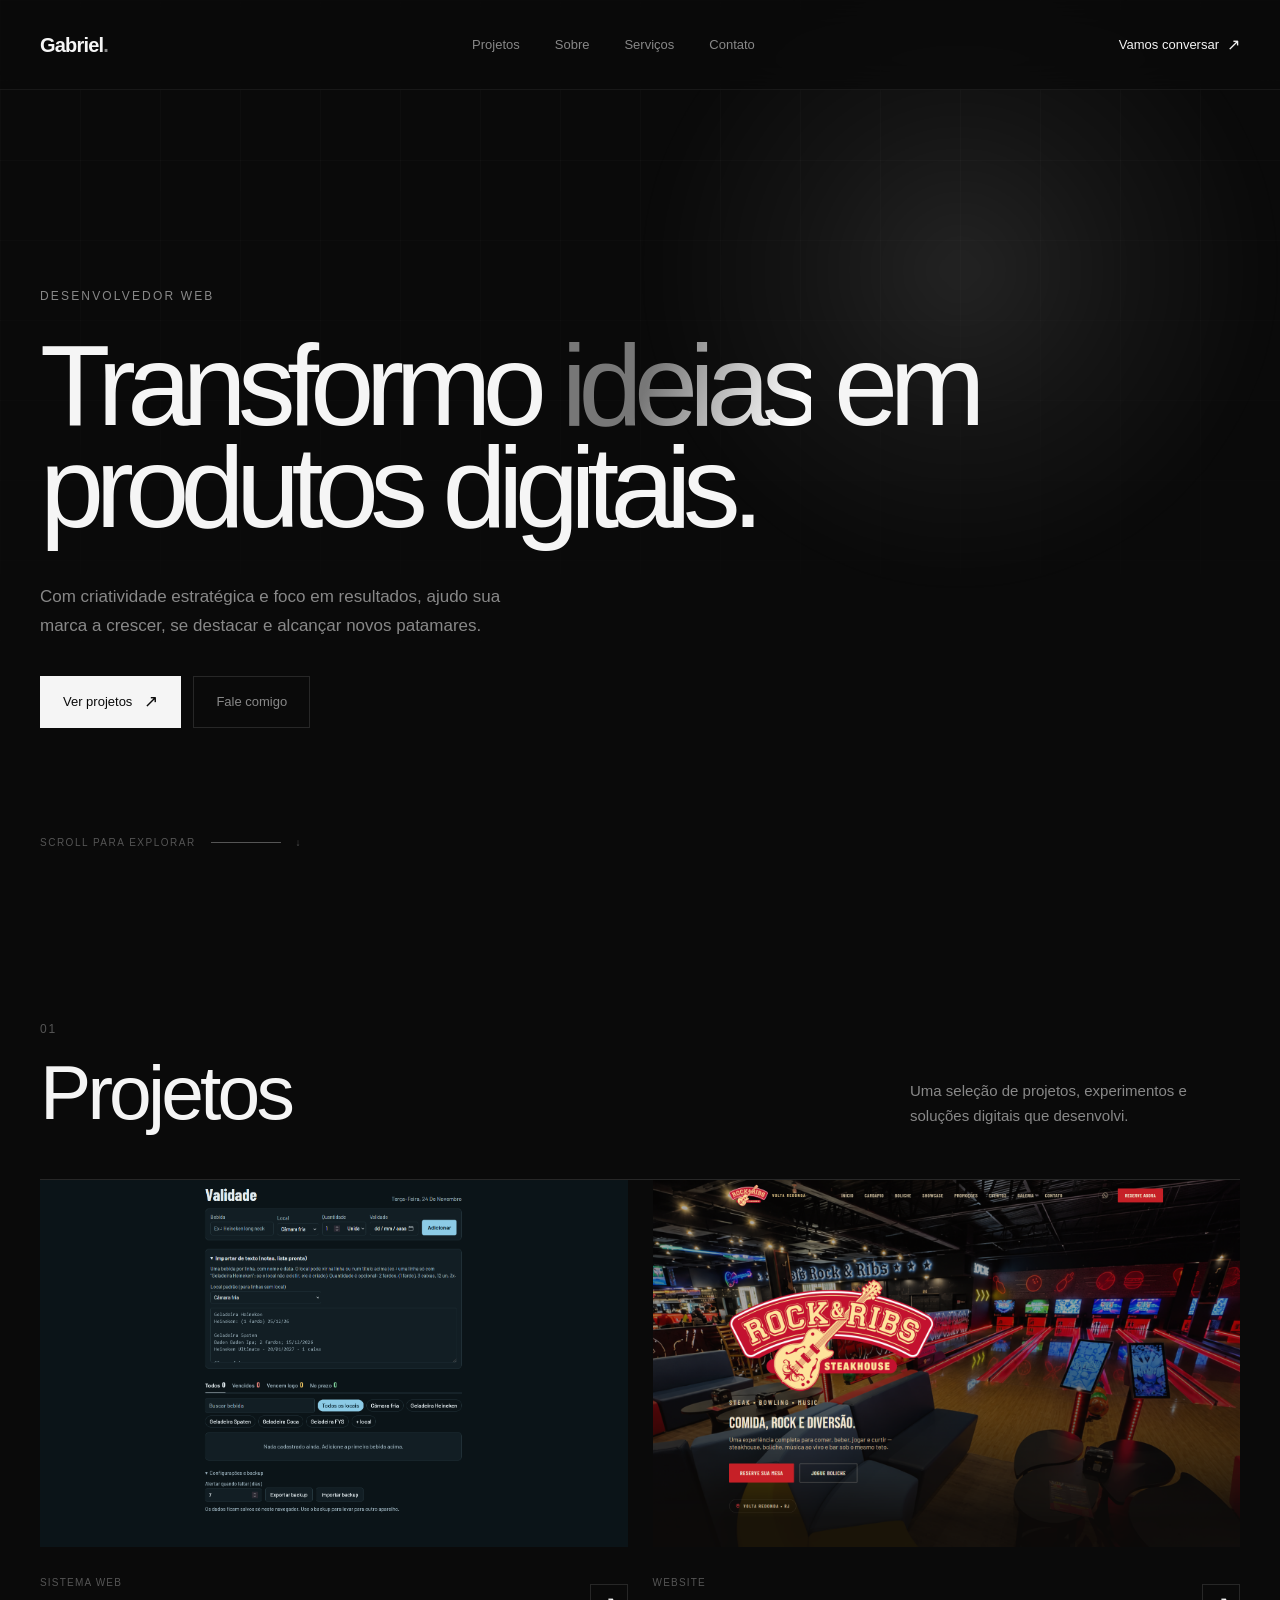
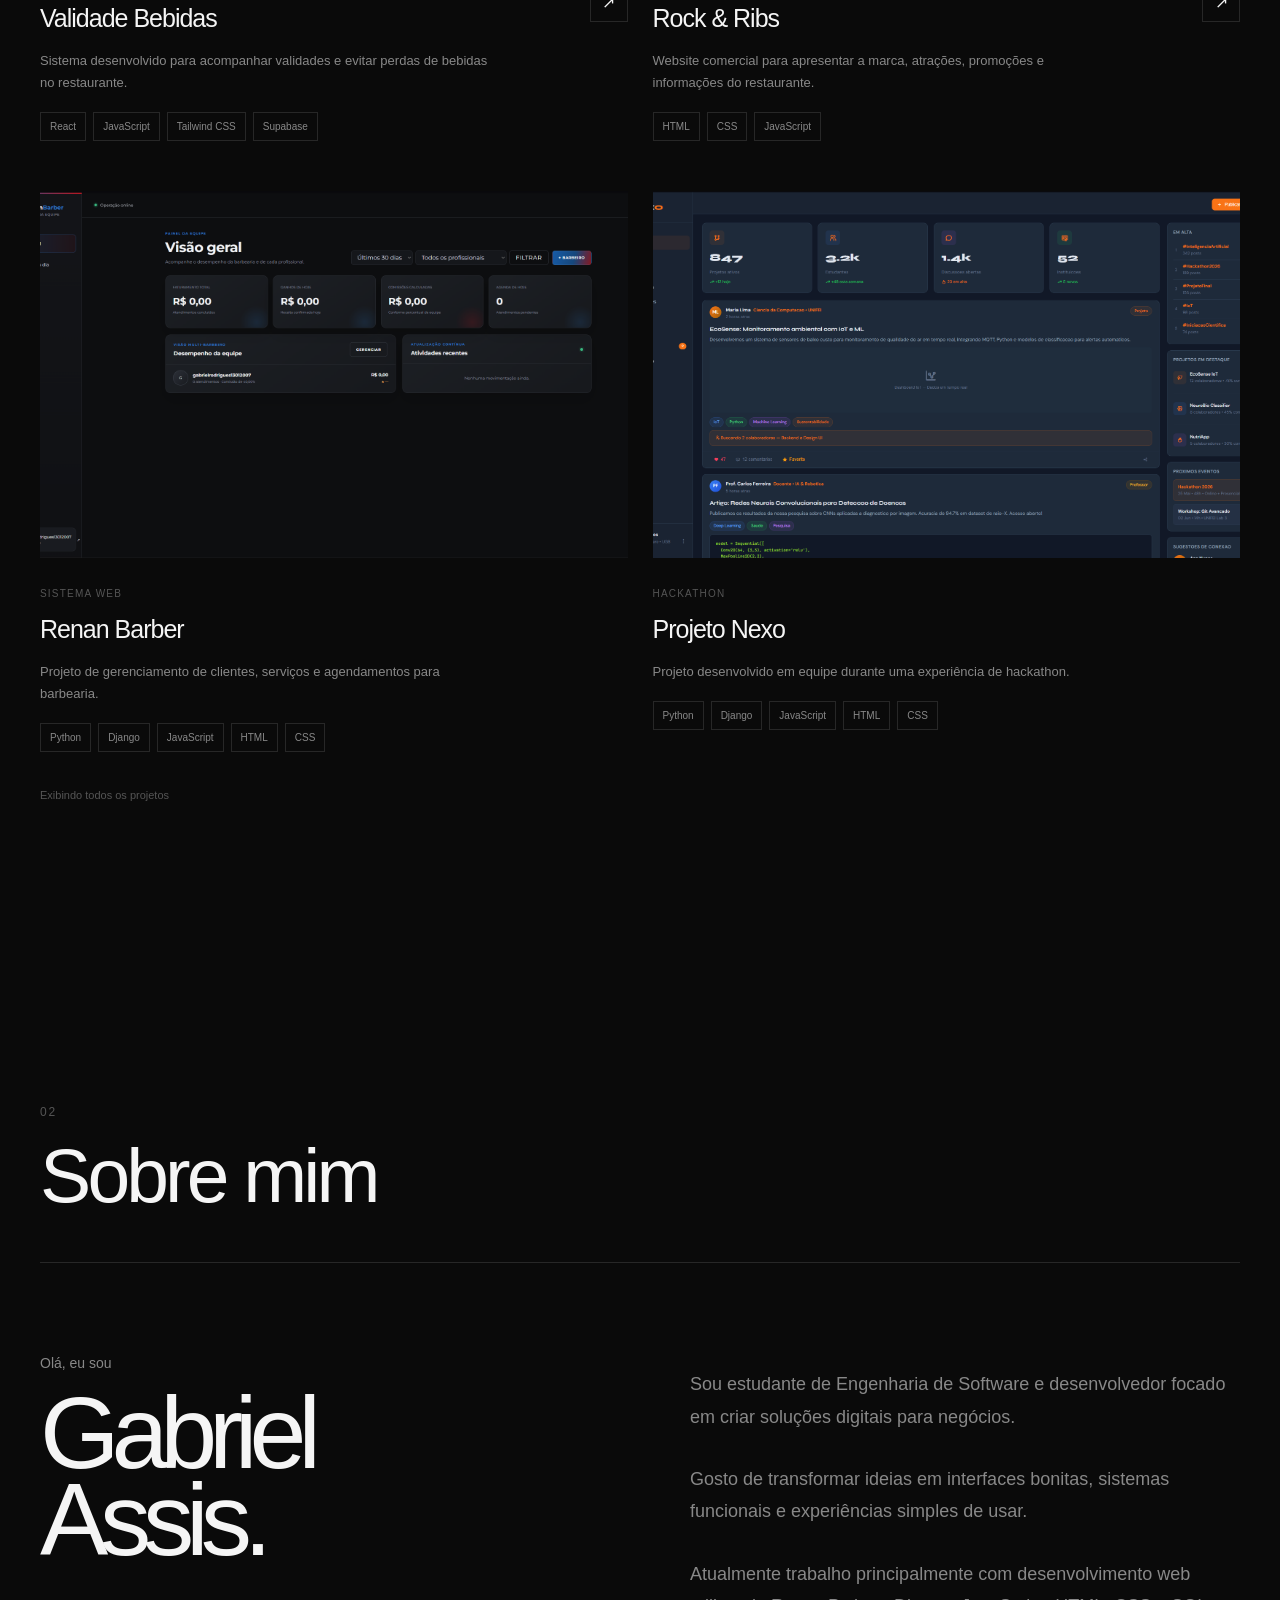
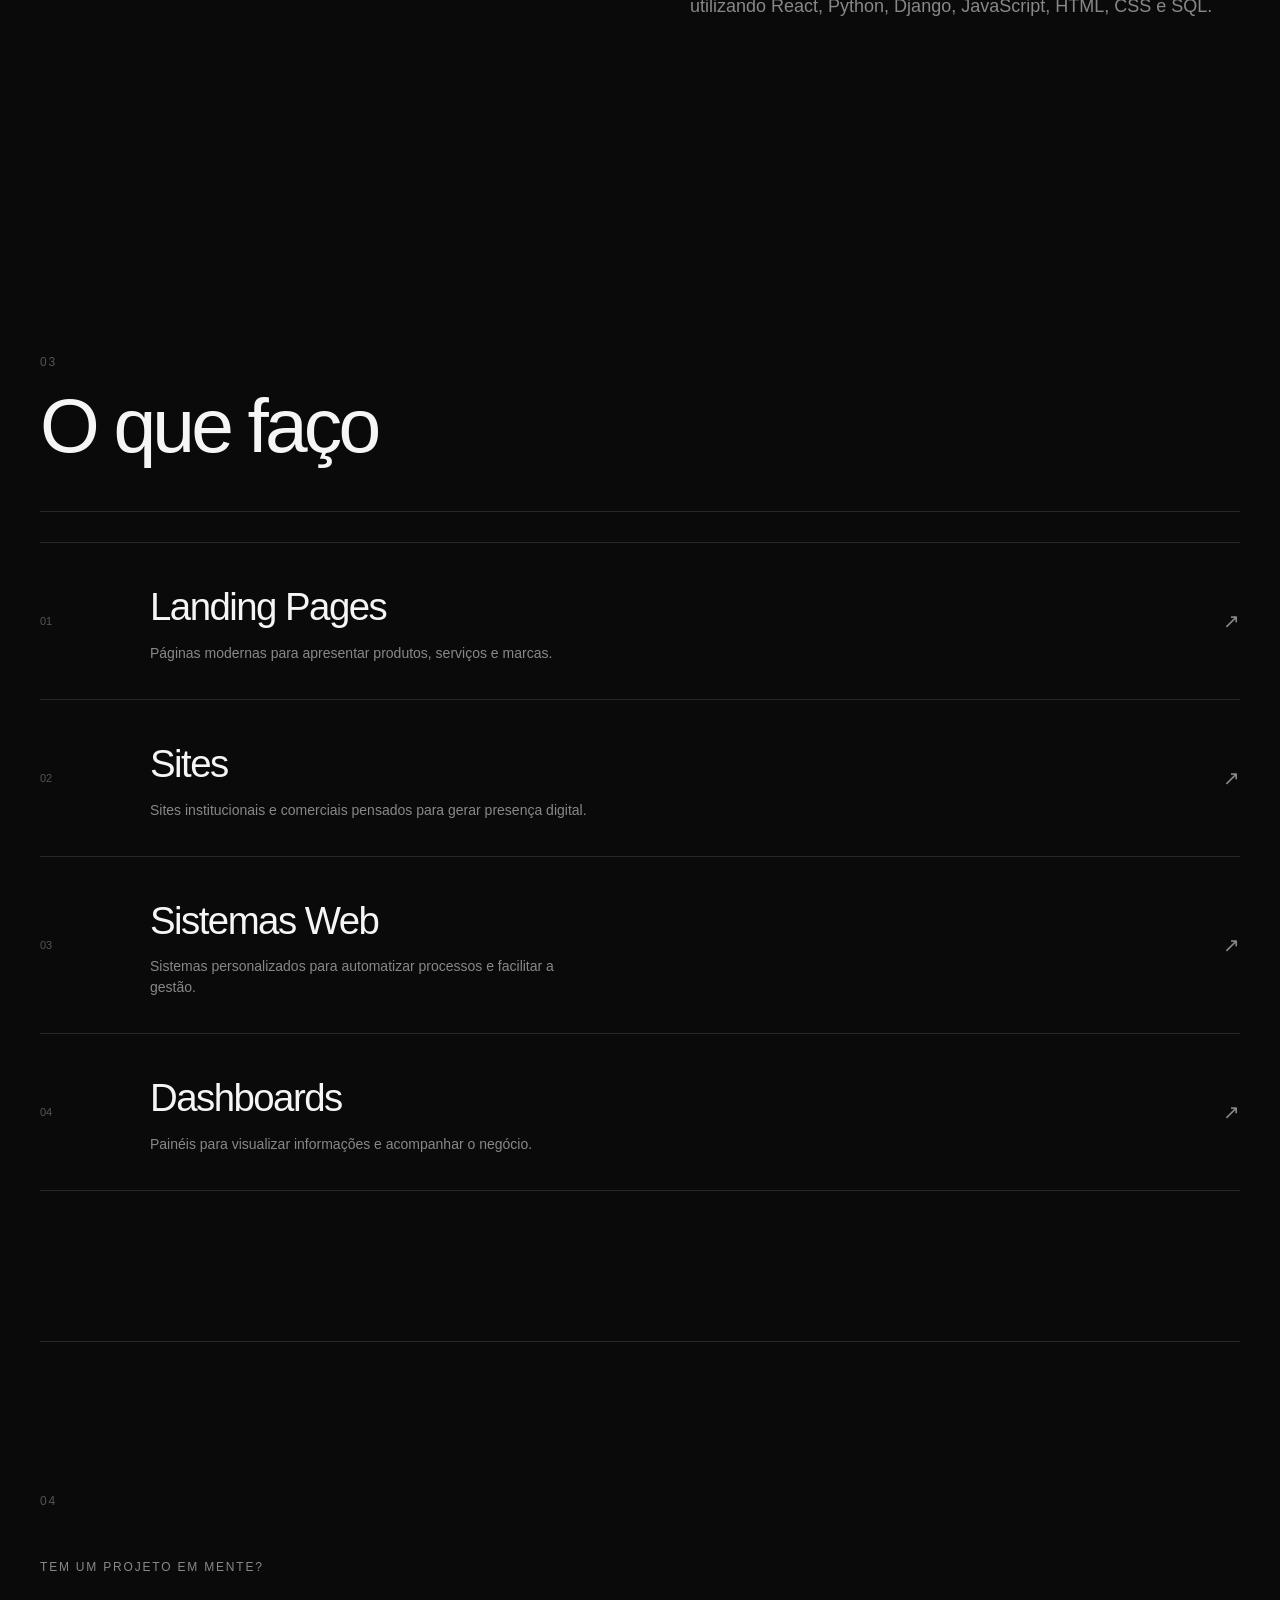
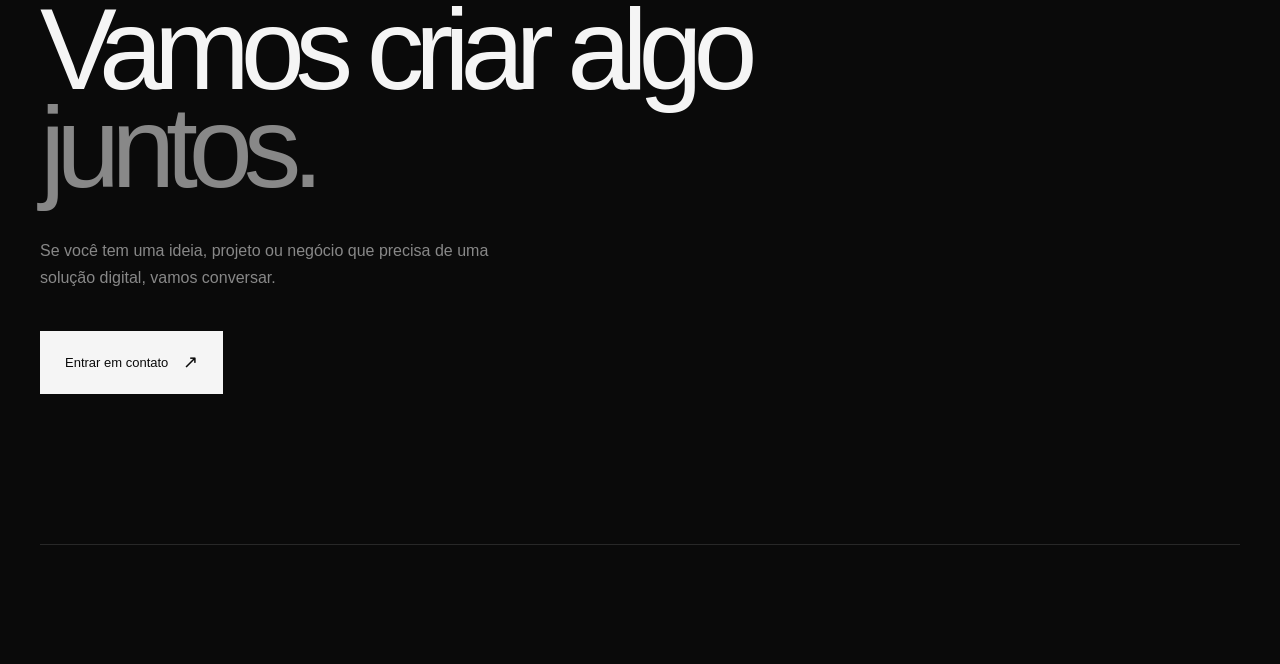
<file: index.html>
<!DOCTYPE html>
<html lang="pt-BR">
<head>
    <meta charset="UTF-8">
    <meta name="viewport" content="width=device-width, initial-scale=1.0">
    <title>Gabriel Assis — Desenvolvedor Web</title>
    <meta
        name="description"
        content="Gabriel Assis — Desenvolvedor web especializado em sites, sistemas e produtos digitais."
    >
    <link rel="stylesheet" href="public/styles/style.css">
    <link rel="shortcut icon" href="public/favicon.ico" type="image/x-icon">

</head>

<body>

    <!-- ================= HEADER ================= -->

    <header class="header">

        <a href="#" class="logo">
            Gabriel<span>.</span>
        </a>

        <nav class="nav">
            <a href="#projetos">Projetos</a>
            <a href="#sobre">Sobre</a>
            <a href="#servicos">Serviços</a>
            <a href="#contato">Contato</a>
        </nav>

        <a href="https://wa.me/5524998779545" class="header-contact" target="_blank">
            Vamos conversar
            <span>↗</span>
        </a>

    </header>


    <main>

        <!-- ================= HERO ================= -->

        <section class="hero">

            <div class="hero-content">

                <p class="hero-label">
                    DESENVOLVEDOR WEB
                </p>

                <h1>
                    Transformo
                    <span>ideias</span> em
                    produtos digitais.
                </h1>

                <p class="hero-description">
                    Com criatividade estratégica e foco em resultados, ajudo sua marca a crescer, se destacar e alcançar novos patamares.
                </p>

                <div class="hero-buttons">

                    <a href="#projetos" class="button button-primary">
                        Ver projetos
                        <span>↗</span>
                    </a>

                    <a href="https://mail.google.com/mail/?view=cm&fs=1&to=soygabcontato@gmail.com&su=Contato%20pelo%20portfólio&body=Olá%20Gabriel,%0A%0AEncontrei%20seu%20portfólio%20e%20gostaria%20de%20conversar%20sobre%20um%20projeto.%0A%0AGostaria%20de%20saber%20mais%20sobre%20seus%20serviços.%0A%0AObrigado!" rel="noopener noreferrer" class="button button-secondary" target="_blank">
                        Fale comigo
                    </a>

                </div>

            </div>


            <div class="hero-bottom">

                <span>SCROLL PARA EXPLORAR</span>

                <span class="scroll-line"></span>

                <span>↓</span>

            </div>

        </section>



<!-- ================= PROJETOS ================= -->

<section class="projects section" id="projetos">

    <div class="section-header">
        <div>
            <span class="section-number">01</span>
            <h2>Projetos</h2>
        </div>

        <p>
            Uma seleção de projetos, experimentos
            e soluções digitais que desenvolvi.
        </p>
    </div>

    <!-- GRID DE PROJETOS -->

    <div class="project-grid">

        <!-- VALIDADE BEBIDAS -->

        <article class="project-card" data-category="systems">

            <a
                href="/validade/"
                target="_blank"
                rel="noopener noreferrer"
                class="project-card-image"
            >
                <img
                    src="public/image/validades.png"
                    alt="Sistema Validade Bebidas"
                    loading="lazy"
                >
                <span class="project-view">Visualizar ↗</span>
            </a>

            <div class="project-card-info">
                <div>
                    <span class="project-category">Sistema web</span>
                    <h3>Validade Bebidas</h3>
                </div>

                <a
                    href="https://github.com/soygab/validade-bebidas"
                    target="_blank"
                    rel="noopener noreferrer"
                    class="project-github"
                    aria-label="Ver código do Validade Bebidas no GitHub"
                >
                    ↗
                </a>
            </div>

            <p>
                Sistema desenvolvido para acompanhar validades
                e evitar perdas de bebidas no restaurante.
            </p>

            <div class="project-tags">
                <span>React</span>
                <span>JavaScript</span>
                <span>Tailwind CSS</span>
                <span>Supabase</span>
            </div>

        </article>


        <!-- ROCK & RIBS -->

        <article class="project-card" data-category="websites">

            <a
                href="https://soygab.github.io/rock-ribs/"
                target="_blank"
                rel="noopener noreferrer"
                class="project-card-image"
            >
                <img
                    src="public/image/rock.png"
                    alt="Website Rock & Ribs"
                    loading="lazy"
                >
                <span class="project-view">Visualizar ↗</span>
            </a>

            <div class="project-card-info">
                <div>
                    <span class="project-category">Website</span>
                    <h3>Rock & Ribs</h3>
                </div>

                <a
                    href="https://github.com/soygab/rock-ribs"
                    target="_blank"
                    rel="noopener noreferrer"
                    class="project-github"
                    aria-label="Ver código do Rock & Ribs no GitHub"
                >
                    ↗
                </a>
            </div>

            <p>
                Website comercial para apresentar a marca,
                atrações, promoções e informações do restaurante.
            </p>

            <div class="project-tags">
                <span>HTML</span>
                <span>CSS</span>
                <span>JavaScript</span>
            </div>

        </article>


        <!-- SISTEMA BARBEARIA -->

        <article class="project-card" data-category="systems">

            <a
                href="#"
                class="project-card-image"
            >
                <img
                    src="public/image/barber.png"
                    alt="Sistema de gerenciamento de barbearia"
                    loading="lazy"
                >
                <span class="project-view">Em desenvolvimento</span>
            </a>

            <div class="project-card-info">
                <div>
                    <span class="project-category">Sistema web</span>
                    <h3>Renan Barber</h3>
                </div>
            </div>

            <p>
                Projeto de gerenciamento de clientes,
                serviços e agendamentos para barbearia.
            </p>

            <div class="project-tags">
                <span>Python</span>
                <span>Django</span>
                <span>JavaScript</span>
                <span>HTML</span>
                <span>CSS</span>
            </div>

        </article>


        <!-- PROJETO NEXO -->

        <article class="project-card" data-category="experiments">

            <a
                href="https://github.com/soygab/projeto-nexo"
                class="project-card-image"
            >
                <img
                    src="public/image/nexo.png"
                    alt="Projeto Nexo"
                    loading="lazy"
                >
                <span class="project-view">Ver projeto ↗</span>
            </a>

            <div class="project-card-info">
                <div>
                    <span class="project-category">Hackathon</span>
                    <h3>Projeto Nexo</h3>
                </div>
            </div>

            <p>
                Projeto desenvolvido em equipe durante
                uma experiência de hackathon.
            </p>

            <div class="project-tags">
                <span>Python</span>
                <span>Django</span>
                <span>JavaScript</span>
                <span>HTML</span>
                <span>CSS</span>
            </div>

        </article>

    </div>

    <p class="projects-count" aria-live="polite">
        Exibindo todos os projetos
    </p>

</section>



        <!-- ================= SOBRE ================= -->

        <section class="about section" id="sobre">

            <div class="section-header">

                <div>

                    <span class="section-number">
                        02
                    </span>

                    <h2>
                        Sobre mim
                    </h2>

                </div>

            </div>


            <div class="about-content">

                <div class="about-title">

                    <p>
                        Olá, eu sou
                    </p>

                    <h2>
                        Gabriel<br>
                        Assis.
                    </h2>

                </div>


                <div class="about-text">

                    <p>
                        Sou estudante de Engenharia de Software
                        e desenvolvedor focado em criar soluções
                        digitais para negócios.
                    </p>

                    <p>
                        Gosto de transformar ideias em interfaces
                        bonitas, sistemas funcionais e experiências
                        simples de usar.
                    </p>

                    <p>
                        Atualmente trabalho principalmente com
                        desenvolvimento web utilizando React, Python,
                        Django, JavaScript, HTML, CSS e SQL.
                    </p>

                </div>

            </div>

        </section>


        <!-- ================= SERVIÇOS ================= -->

        <section class="services section" id="servicos">

            <div class="section-header">

                <div>

                    <span class="section-number">
                        03
                    </span>

                    <h2>
                        O que faço
                    </h2>

                </div>

            </div>


            <div class="services-list">

                <!-- SERVIÇO 01 -->

                <div class="service">

                    <span>
                        01
                    </span>

                    <div>

                        <h3>
                            Landing Pages
                        </h3>

                        <p>
                            Páginas modernas para apresentar
                            produtos, serviços e marcas.
                        </p>

                    </div>

                    <span class="service-arrow">
                        ↗
                    </span>

                </div>


                <!-- SERVIÇO 02 -->

                <div class="service">

                    <span>
                        02
                    </span>

                    <div>

                        <h3>
                            Sites
                        </h3>

                        <p>
                            Sites institucionais e comerciais
                            pensados para gerar presença digital.
                        </p>

                    </div>

                    <span class="service-arrow">
                        ↗
                    </span>

                </div>


                <!-- SERVIÇO 03 -->

                <div class="service">

                    <span>
                        03
                    </span>

                    <div>

                        <h3>
                            Sistemas Web
                        </h3>

                        <p>
                            Sistemas personalizados para
                            automatizar processos e facilitar a gestão.
                        </p>

                    </div>

                    <span class="service-arrow">
                        ↗
                    </span>

                </div>


                <!-- SERVIÇO 04 -->

                <div class="service">

                    <span>
                        04
                    </span>

                    <div>

                        <h3>
                            Dashboards
                        </h3>

                        <p>
                            Painéis para visualizar informações
                            e acompanhar o negócio.
                        </p>

                    </div>

                    <span class="service-arrow">
                        ↗
                    </span>

                </div>

            </div>

        </section>


        <!-- ================= CONTATO ================= -->

        <section class="contact section" id="contato">

            <span class="section-number">
                04
            </span>

            <p class="contact-label">
                TEM UM PROJETO EM MENTE?
            </p>

            <h2>
                Vamos criar algo
                <span>juntos.</span>
            </h2>

            <p class="contact-description">
                Se você tem uma ideia, projeto ou negócio
                que precisa de uma solução digital, vamos conversar.
            </p>

            <a href="https://mail.google.com/mail/?view=cm&fs=1&to=soygabcontato@gmail.com&su=Contato%20pelo%20portfólio&body=Olá%20Gabriel,%0A%0AEncontrei%20seu%20portfólio%20e%20gostaria%20de%20conversar%20sobre%20um%20projeto.%0A%0AGostaria%20de%20saber%20mais%20sobre%20seus%20serviços.%0A%0AObrigado!" 
            target="_blank" 
            rel="noopener noreferrer" 
            class="contact-button" > Entrar em contato <span>↗</span> </a>

        </section>

    </main>


    <!-- ================= FOOTER ================= -->

    <footer class="footer">

        <div class="footer-logo">
            Gabriel<span>.</span>
        </div>

        <div class="footer-links">

            <a href="https://github.com/soygab" target="_blank">
                GitHub
            </a>

            <a href="https://instagram.com/codedbygab" target="_blank">
                Instagram
            </a>

            <a href="https://www.linkedin.com/in/assis-gabriel/" target="_blank">
                LinkedIn
            </a>

            <a href="https://www.tiktok.com/@codedbygab" target="_blank">
                TikTok
            </a>

        </div>

        <p>
            © 2026 Gabriel Assis
        </p>

    </footer>


    <script src="scripts/main.js"></script>

</body>

</html>
</file>
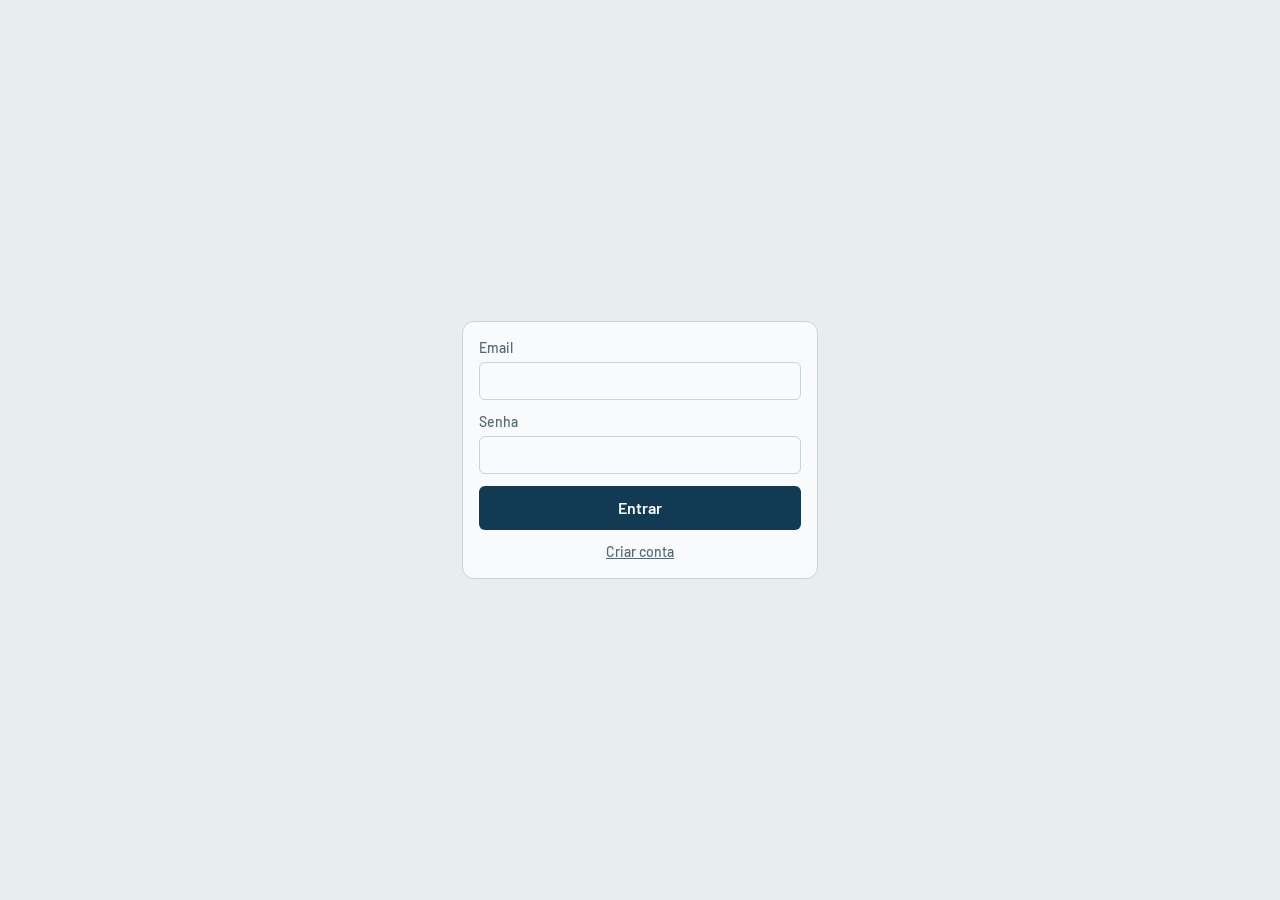
<file: validade/index.html>
<!doctype html>
<html lang="pt-BR">
  <head>
    <meta charset="utf-8" />
    <meta name="viewport" content="width=device-width, initial-scale=1" />
    <!-- Título que aparece na aba do navegador -->
    <title>Validade das bebidas</title>
    <!-- Fontes do Google. Se eu trocar de fonte, troco aqui o link
         e o nome em tailwind.config.js (fontFamily). -->
    <link rel="shortcut icon" href="../public/favicon.ico" type="image/x-icon">
    <link rel="preconnect" href="https://fonts.googleapis.com" />
    <link rel="preconnect" href="https://fonts.gstatic.com" crossorigin />
    <link href="https://fonts.googleapis.com/css2?family=Barlow+Condensed:wght@600;700&family=Barlow:wght@400;500;600&display=swap" rel="stylesheet" />
    <script type="module" crossorigin src="/validade/assets/index-C5t4CvcV.js"></script>
    <link rel="stylesheet" crossorigin href="/validade/assets/index-BxkUjefE.css">
  </head>
  <body>
    <!-- O React monta o app dentro desta div (ver src/main.jsx) -->
    <div id="root"></div>
  </body>
</html>
</file>
<file: public/styles/style.css>
/* =========================================================
   RESET
========================================================= */

* {
    margin: 0;
    padding: 0;
    box-sizing: border-box;
}

html {
    scroll-behavior: smooth;
}

body {
    background: #0a0a0a;
    color: #f5f5f5;
    font-family: "Inter", "Helvetica Neue", Arial, sans-serif;
    line-height: 1.5;
    overflow-x: hidden;
}

a {
    color: inherit;
    text-decoration: none;
}

button,
a {
    -webkit-tap-highlight-color: transparent;
}


/* =========================================================
   VARIABLES
========================================================= */

:root {
    --background: #0a0a0a;
    --surface: #111111;
    --surface-light: #181818;

    --text: #f5f5f5;
    --text-secondary: #888888;
    --text-muted: #555555;

    --border: rgba(255, 255, 255, 0.12);

    --accent: #ffffff;

    --container: 1400px;

    --section-padding: 150px;

    --ease-out-expo: cubic-bezier(0.16, 1, 0.3, 1);
    --mouse-x: 75%;
    --mouse-y: 30%;
}


/* =========================================================
   GLOBAL
========================================================= */

body::selection {
    background: #f5f5f5;
    color: #0a0a0a;
}

.section {
    width: min(var(--container), calc(100% - 80px));
    margin: 0 auto;
    padding: var(--section-padding) 0;
}

.section-number {
    display: block;

    color: var(--text-muted);
    font-size: 12px;
    font-weight: 500;
    letter-spacing: 0.15em;

    margin-bottom: 18px;
}

.section-header {
    display: flex;
    justify-content: space-between;
    align-items: flex-end;

    padding-bottom: 50px;

    border-bottom: 1px solid var(--border);
}

.section-header h2 {
    font-size: clamp(48px, 6vw, 90px);
    font-weight: 500;
    letter-spacing: -0.05em;
    line-height: 0.95;
}

.section-header > p {
    max-width: 330px;

    color: var(--text-secondary);

    font-size: 15px;
    line-height: 1.7;
}


/* =========================================================
   HEADER
========================================================= */

.header {
    position: fixed;

    top: 0;
    left: 0;

    width: 100%;

    height: 90px;

    padding: 0 40px;

    display: flex;
    align-items: center;
    justify-content: space-between;

    z-index: 1000;

    background: rgba(10, 10, 10, 0.75);

    backdrop-filter: blur(16px);
    -webkit-backdrop-filter: blur(16px);

    border-bottom: 1px solid rgba(255, 255, 255, 0.06);

    transition:
        height 0.45s var(--ease-out-expo),
        background 0.45s ease,
        box-shadow 0.45s ease;
}

.header.is-scrolled {
    height: 72px;
    background: rgba(10, 10, 10, 0.9);
    box-shadow: 0 12px 40px rgba(0, 0, 0, 0.22);
}

.header::after {
    content: "";
    position: absolute;
    left: 0;
    bottom: -1px;
    width: 100%;
    height: 1px;
    background: rgba(255, 255, 255, 0.8);
    transform: scaleX(var(--scroll-progress, 0));
    transform-origin: left;
}

.logo {
    font-size: 20px;
    font-weight: 600;
    letter-spacing: -0.04em;
}

.logo span {
    color: var(--text-secondary);
}

.nav {
    display: flex;
    gap: 35px;
}

.nav a {
    position: relative;

    color: var(--text-secondary);

    font-size: 13px;
    font-weight: 500;

    transition: color 0.3s ease;
}

.nav a::after {
    content: "";

    position: absolute;

    left: 0;
    bottom: -5px;

    width: 0;
    height: 1px;

    background: var(--text);

    transition: width 0.3s ease;
}

.nav a:hover {
    color: var(--text);
}

.nav a:hover::after {
    width: 100%;
}

.nav a.is-active {
    color: var(--text);
}

.nav a.is-active::after {
    width: 100%;
}

.header-contact {
    display: flex;
    align-items: center;
    gap: 8px;

    font-size: 13px;
    font-weight: 500;

    transition: opacity 0.3s ease;
}

.header-contact span {
    font-size: 16px;

    transition: transform 0.3s ease;
}

.header-contact:hover {
    opacity: 0.6;
}

.header-contact:hover span {
    transform: translate(3px, -3px);
}


/* =========================================================
   HERO
========================================================= */

.hero {
    position: relative;

    min-height: 100vh;

    padding: 180px 40px 50px;

    display: flex;
    flex-direction: column;
    justify-content: space-between;

    overflow: hidden;
}


/* subtle background */

.hero::before {
    content: "";

    position: absolute;
    left: var(--mouse-x, 75%);
    top: var(--mouse-y, 30%);

    width: 650px;
    height: 650px;

    background: radial-gradient(
        circle,
        rgba(255, 255, 255, 0.10) 0%,
        rgba(255, 255, 255, 0.045) 35%,
        transparent 70%
    );

    pointer-events: none;

    transform: translate(-50%, -50%);
    transition:
        left 0.7s cubic-bezier(0.16, 1, 0.3, 1),
        top 0.7s cubic-bezier(0.16, 1, 0.3, 1);

    filter: blur(15px);
    z-index: 0;
}


/* grid */

.hero::after {
    content: "";

    position: absolute;

    inset: 0;

    background-image:
        linear-gradient(
            rgba(255, 255, 255, 0.025) 1px,
            transparent 1px
        ),
        linear-gradient(
            90deg,
            rgba(255, 255, 255, 0.025) 1px,
            transparent 1px
        );

    background-size: 80px 80px;

    mask-image: linear-gradient(
        to bottom,
        black,
        transparent 85%
    );

    pointer-events: none;
}

.hero-content {
    position: relative;
    z-index: 1;

    max-width: 1200px;

    margin-top: auto;
    margin-bottom: auto;
}

.hero-label {
    margin-bottom: 30px;

    color: var(--text-secondary);

    font-size: 12px;
    font-weight: 500;

    letter-spacing: 0.18em;
}

.hero h1 {
    max-width: 1100px;

    font-size: clamp(58px, 9vw, 145px);
    font-weight: 500;

    letter-spacing: -0.075em;
    line-height: 0.88;
}

.hero h1 span {
    color: transparent;
    background: linear-gradient(110deg, #777 18%, #fff 45%, #777 72%);
    background-size: 220% 100%;
    background-clip: text;
    -webkit-background-clip: text;
    animation: title-shimmer 5s ease-in-out 1.4s infinite;
}

.hero-description {
    max-width: 500px;

    margin-top: 45px;

    color: var(--text-secondary);

    font-size: 17px;
    line-height: 1.7;
}

.hero-buttons {
    display: flex;
    gap: 12px;

    margin-top: 35px;
}

.button {
    min-height: 52px;

    padding: 0 22px;

    display: inline-flex;
    align-items: center;
    justify-content: center;
    gap: 12px;

    font-size: 13px;
    font-weight: 500;

    border: 1px solid var(--border);

    transition:
        background 0.3s ease,
        color 0.3s ease,
        transform 0.3s ease;
}

.button-primary {
    background: var(--text);
    color: var(--background);

    border-color: var(--text);
}

.button-primary:hover {
    transform: translateY(-3px);
}

.button-primary span {
    font-size: 17px;

    transition: transform 0.3s ease;
}

.button-primary:hover span {
    transform: translate(3px, -3px);
}

.button-secondary {
    color: var(--text-secondary);
}

.button-secondary:hover {
    color: var(--text);
    border-color: rgba(255, 255, 255, 0.3);
}

.hero-bottom {
    position: relative;
    z-index: 1;

    display: flex;
    align-items: center;
    gap: 15px;

    color: var(--text-muted);

    font-size: 10px;
    letter-spacing: 0.15em;
}

.scroll-line {
    width: 70px;
    height: 1px;

    background: var(--text-muted);

    transform-origin: left;
    animation: scroll-line 2.2s var(--ease-out-expo) infinite;
}

.hero-bottom > span:last-child {
    animation: scroll-arrow 1.6s ease-in-out infinite;
}

@keyframes title-shimmer {
    0%, 24% { background-position: 100% 50%; }
    55%, 100% { background-position: -100% 50%; }
}

@keyframes scroll-line {
    0% { transform: scaleX(0); transform-origin: left; }
    45% { transform: scaleX(1); transform-origin: left; }
    55% { transform: scaleX(1); transform-origin: right; }
    100% { transform: scaleX(0); transform-origin: right; }
}

@keyframes scroll-arrow {
    0%, 100% { transform: translateY(0); }
    50% { transform: translateY(5px); }
}


/* =========================================================
   PROJECTS
========================================================= */

.projects {
    padding-top: 120px;
}

.projects-list {
    display: flex;
    flex-direction: column;
}

.project {
    display: grid;
    grid-template-columns: 1.35fr 1fr;

    min-height: 500px;

    border-bottom: 1px solid var(--border);

    transition: background 0.4s ease;

    isolation: isolate;
}

.project:first-child {
    border-top: none;
}

.project-image {
    min-height: 500px;

    padding: 30px;

    display: flex;
    align-items: center;
    justify-content: center;

    background: #111111;

    overflow: hidden;

    position: relative;
    perspective: 1200px;
}

.project-image {
    overflow: hidden;
}

.project-image img {
    width: 100%;
    height: 100%;

    display: block;

    object-fit: cover;

    transition: transform 0.8s var(--ease-out-expo), filter 0.8s ease;
}

.project:hover .project-image img {
    transform: scale(1.06) translate3d(var(--image-x, 0), var(--image-y, 0), 0);
    filter: saturate(1.08) contrast(1.03);
}

.project-image::after {
    content: "";
    position: absolute;
    inset: -40%;
    background: linear-gradient(115deg, transparent 40%, rgba(255,255,255,0.12) 50%, transparent 60%);
    transform: translateX(-80%) rotate(8deg);
    transition: transform 1s var(--ease-out-expo);
    pointer-events: none;
}

.project:hover .project-image::after {
    transform: translateX(80%) rotate(8deg);
}

.project:hover .project-placeholder {
    transform: scale(1.03);
    color: rgba(255, 255, 255, 0.7);
}

.project-info {
    padding: 55px 50px;

    display: flex;
    flex-direction: column;
    justify-content: space-between;
}

.project-number {
    color: var(--text-muted);

    font-size: 11px;
    letter-spacing: 0.15em;
}

.project-info h3 {
    margin-top: 15px;

    font-size: clamp(28px, 3vw, 48px);
    font-weight: 500;

    letter-spacing: -0.05em;
}

.project-info > div:first-child p {
    max-width: 400px;

    margin-top: 20px;

    color: var(--text-secondary);

    font-size: 14px;
    line-height: 1.7;
}

.project-footer {
    display: flex;
    align-items: flex-end;
    justify-content: space-between;

    gap: 30px;
}

.tags {
    display: flex;
    flex-wrap: wrap;
    gap: 7px;
}

.tags span {
    padding: 7px 10px;

    border: 1px solid var(--border);

    color: var(--text-secondary);

    font-size: 10px;
    letter-spacing: 0.04em;

    transition: color 0.3s ease, border-color 0.3s ease, transform 0.3s var(--ease-out-expo);
}

.project:hover .tags span {
    color: var(--text);
    border-color: rgba(255, 255, 255, 0.28);
    transform: translateY(-2px);
}

.project-link {
    white-space: nowrap;

    font-size: 12px;

    border-bottom: 1px solid var(--text);

    padding-bottom: 4px;

    transition: opacity 0.3s ease;
}

.project-link:hover {
    opacity: 0.5;
}


/* =========================================================
   ABOUT
========================================================= */

.about-content {
    display: grid;
    grid-template-columns: 1fr 1fr;

    gap: 100px;

    padding-top: 90px;
}

.about-title p {
    color: var(--text-secondary);

    font-size: 14px;
}

.about-title h2 {
    margin-top: 15px;

    font-size: clamp(60px, 8vw, 120px);
    font-weight: 500;

    letter-spacing: -0.08em;
    line-height: 0.85;
}

.about-text {
    max-width: 550px;

    padding-top: 15px;
}

.about-text p {
    margin-bottom: 30px;

    color: var(--text-secondary);

    font-size: 18px;
    line-height: 1.8;
}

.about-text p:first-child {
    color: var(--text);
}


/* =========================================================
   SERVICES
========================================================= */

.services-list {
    margin-top: 30px;
}

.service {
    display: grid;
    grid-template-columns: 80px 1fr 50px;
    align-items: center;

    gap: 30px;

    padding: 35px 0;

    border-bottom: 1px solid var(--border);

    transition: padding 0.4s ease;

    position: relative;
    isolation: isolate;
}

.service::before {
    content: "";
    position: absolute;
    inset: 0;
    background: var(--surface);
    transform: scaleY(0);
    transform-origin: bottom;
    transition: transform 0.45s var(--ease-out-expo);
    z-index: -1;
}

.service:first-child {
    border-top: 1px solid var(--border);
}

.service > span:first-child {
    color: var(--text-muted);

    font-size: 11px;
}

.service h3 {
    font-size: clamp(24px, 3vw, 40px);
    font-weight: 500;

    letter-spacing: -0.04em;
}

.service p {
    max-width: 450px;

    margin-top: 7px;

    color: var(--text-secondary);

    font-size: 14px;
}

.service-arrow {
    color: var(--text-secondary);

    font-size: 20px;

    text-align: right;

    transition:
        transform 0.4s ease,
        color 0.4s ease;
}

.service:hover {
    padding-left: 15px;
    padding-right: 15px;
}

.service:hover::before {
    transform: scaleY(1);
}

.service:hover .service-arrow {
    color: var(--text);
    transform: translate(5px, -5px);
}


/* =========================================================
   CONTACT
========================================================= */

.contact {
    min-height: 80vh;

    display: flex;
    flex-direction: column;
    justify-content: center;
    align-items: flex-start;

    border-top: 1px solid var(--border);
}

.contact-label {
    margin-top: 30px;

    color: var(--text-secondary);

    font-size: 12px;
    letter-spacing: 0.15em;
}

.contact h2 {
    max-width: 1000px;

    margin-top: 25px;

    font-size: clamp(60px, 9vw, 140px);
    font-weight: 500;

    letter-spacing: -0.08em;
    line-height: 0.85;
}

.contact h2 span {
    color: var(--text-secondary);
}

.contact-description {
    max-width: 500px;

    margin-top: 40px;

    color: var(--text-secondary);

    font-size: 16px;
    line-height: 1.7;
}

.contact-button {
    margin-top: 40px;

    padding: 18px 25px;

    display: inline-flex;
    align-items: center;
    gap: 15px;

    background: var(--text);
    color: var(--background);

    font-size: 13px;
    font-weight: 500;

    transition: transform 0.3s ease;
}

.contact-button:hover {
    transform: translateY(-4px);
}

.contact-button span {
    font-size: 18px;

    transition: transform 0.35s var(--ease-out-expo);
}

.contact-button:hover span {
    transform: translate(4px, -4px);
}


/* =========================================================
   MOTION SYSTEM
========================================================= */

.js .hero-reveal {
    opacity: 0;
    transform: translateY(42px);
    filter: blur(8px);
}

.js .hero-reveal.is-visible {
    opacity: 1;
    transform: translateY(0);
    filter: blur(0);
    transition:
        opacity 0.9s var(--ease-out-expo) var(--delay, 0ms),
        transform 1.1s var(--ease-out-expo) var(--delay, 0ms),
        filter 0.9s ease var(--delay, 0ms);
}

.js .scroll-reveal {
    opacity: 0;
    transform: translateY(58px);
    filter: blur(7px);
    transition:
        opacity 0.8s var(--ease-out-expo) var(--delay, 0ms),
        transform 1s var(--ease-out-expo) var(--delay, 0ms),
        filter 0.8s ease var(--delay, 0ms);
}

.js .scroll-reveal.is-visible {
    opacity: 1;
    transform: translateY(0);
    filter: blur(0);
}

.js .project.scroll-reveal {
    transform: translateY(70px) scale(0.985);
}

.js .project.scroll-reveal.is-visible {
    transform: translateY(0) scale(1);
}

.ambient-glow {
    position: fixed;
    left: 0;
    top: 0;
    width: 420px;
    height: 420px;
    border-radius: 50%;
    background: radial-gradient(circle, rgba(255,255,255,0.035), transparent 68%);
    transform: translate3d(calc(var(--cursor-x, -500px) - 50%), calc(var(--cursor-y, -500px) - 50%), 0);
    pointer-events: none;
    z-index: 0;
    will-change: transform;
}

main,
.footer {
    position: relative;
    z-index: 1;
}


/* =========================================================
   FOOTER
========================================================= */

.footer {
    width: min(var(--container), calc(100% - 80px));

    margin: 0 auto;

    padding: 35px 0;

    display: grid;
    grid-template-columns: 1fr auto 1fr;
    align-items: center;

    border-top: 1px solid var(--border);
}

.footer-logo {
    font-size: 17px;
    font-weight: 600;
}

.footer-logo span {
    color: var(--text-secondary);
}

.footer-links {
    display: flex;
    gap: 25px;
}

.footer-links a,
.footer p {
    color: var(--text-muted);

    font-size: 11px;

    transition: color 0.3s ease;
}

.footer-links a:hover {
    color: var(--text);
}

.footer p {
    text-align: right;
}


/* =========================================================
   RESPONSIVE — TABLET
========================================================= */

@media (max-width: 900px) {

    :root {
        --section-padding: 110px;
    }

    .header {
        padding: 0 25px;
    }

    .nav {
        gap: 20px;
    }

    .header-contact {
        display: none;
    }

    .hero {
        padding-left: 25px;
        padding-right: 25px;
    }

    .section {
        width: min(100% - 50px, var(--container));
    }

    .section-header {
        align-items: flex-start;
        flex-direction: column;
        gap: 30px;
    }

    .project {
        grid-template-columns: 1fr;
    }

    .project-image {
        min-height: 450px;
    }

    .project-info {
        min-height: 400px;
    }

    .about-content {
        grid-template-columns: 1fr;

        gap: 60px;
    }

    .about-text {
        max-width: 700px;
    }

    .footer {
        width: calc(100% - 50px);
    }

}


/* =========================================================
   RESPONSIVE — MOBILE
========================================================= */

@media (max-width: 600px) {

    :root {
        --section-padding: 90px;
    }


    /* HEADER */

    .header {
        height: 70px;

        padding: 0 20px;
    }

    .header.is-scrolled {
        height: 62px;
    }

    .logo {
        font-size: 18px;
    }

    .nav {
        gap: 14px;
    }

    .nav a {
        font-size: 11px;
    }


    /* HERO */

    .hero {
        min-height: 100svh;

        padding: 130px 20px 30px;
    }

    .hero-label {
        margin-bottom: 25px;

        font-size: 10px;
    }

    .hero h1 {
        font-size: clamp(52px, 16vw, 90px);

        line-height: 0.9;
    }

    .hero-description {
        max-width: 330px;

        margin-top: 30px;

        font-size: 14px;
    }

    .hero-buttons {
        width: 100%;

        flex-direction: column;

        margin-top: 30px;
    }

    .button {
        width: 100%;
    }

    .hero-bottom {
        font-size: 8px;
    }

    .scroll-line {
        width: 40px;
    }


    /* SECTIONS */

    .section {
        width: calc(100% - 40px);
    }

    .section-header {
        padding-bottom: 35px;
    }

    .section-header h2 {
        font-size: 52px;
    }

    .section-header > p {
        font-size: 13px;
    }


    /* PROJECTS */

    .project-image {
        min-height: 300px;

        padding: 15px;
    }

    .project-info {
        min-height: 420px;

        padding: 35px 0;
    }

    .project-info h3 {
        font-size: 34px;
    }

    .project-info > div:first-child p {
        font-size: 13px;
    }

    .project-footer {
        align-items: flex-start;

        flex-direction: column;
    }

    .project-link {
        margin-top: 10px;
    }


    /* ABOUT */

    .about-content {
        padding-top: 55px;

        gap: 50px;
    }

    .about-title h2 {
        font-size: 75px;
    }

    .about-text p {
        font-size: 15px;

        line-height: 1.7;
    }


    /* SERVICES */

    .service {
        grid-template-columns: 35px 1fr 25px;

        gap: 12px;

        padding: 25px 0;
    }

    .service:hover {
        padding-left: 0;
        padding-right: 0;
    }

    .ambient-glow {
        display: none;
    }

    .service h3 {
        font-size: 24px;
    }

    .service p {
        font-size: 12px;

        line-height: 1.6;
    }

    .service-arrow {
        font-size: 17px;
    }


    /* CONTACT */

    .contact {
        min-height: 70vh;
    }

    .contact h2 {
        font-size: clamp(55px, 15vw, 85px);
    }

    .contact-description {
        font-size: 14px;
    }


    /* FOOTER */

    .footer {
        width: calc(100% - 40px);

        grid-template-columns: 1fr;

        gap: 25px;
    }

    .footer-links {
        order: 2;
    }

    .footer p {
        order: 3;

        text-align: left;
    }

}


/* =========================================================
   ACCESSIBILITY
========================================================= */

@media (prefers-reduced-motion: reduce) {
    html {
        scroll-behavior: auto;
    }

    .ambient-glow {
        display: none;
    }
}


/* =========================================================
   PROJECT FILTERS
========================================================= */

.project-filters {
    display: flex;
    flex-wrap: wrap;
    gap: 12px;

    margin: 45px 0 35px;
}

.filter-button {
    padding: 11px 19px;

    background: transparent;
    border: 1px solid var(--border);

    color: var(--text-secondary);

    font-family: inherit;
    font-size: 12px;

    cursor: pointer;

    transition: all 0.3s ease;
}

.filter-button:hover {
    color: var(--text);
    border-color: rgba(255,255,255,0.4);
}

.filter-button.active {
    background: var(--text);
    color: var(--background);
    border-color: var(--text);
}


/* =========================================================
   PROJECT GRID
========================================================= */

.project-grid {
    display: grid;
    grid-template-columns: repeat(2, minmax(0, 1fr));
    gap: 50px 25px;
}

.project-card {
    min-width: 0;
    transition:
        opacity 0.3s ease,
        transform 0.3s ease;
}

.project-card.hidden {
    display: none;
}


/* IMAGE */

.project-card-image {
    position: relative;

    display: block;

    width: 100%;
    aspect-ratio: 16 / 10;

    overflow: hidden;

    background: var(--surface-light);
}

.project-card-image img {
    display: block;

    width: 100%;
    height: 100%;

    object-fit: cover;

    transition: transform 0.6s ease;
}

.project-card-image:hover img {
    transform: scale(1.05);
}


/* IMAGE OVERLAY */

.project-view {
    position: absolute;

    right: 18px;
    bottom: 18px;

    padding: 11px 15px;

    background: rgba(10,10,10,0.85);

    color: white;

    font-size: 11px;

    opacity: 0;
    transform: translateY(8px);

    transition: all 0.3s ease;
}

.project-card-image:hover .project-view {
    opacity: 1;
    transform: translateY(0);
}


/* PROJECT INFO */

.project-card-info {
    display: flex;
    align-items: center;
    justify-content: space-between;

    margin-top: 22px;
}

.project-category {
    color: var(--text-muted);

    font-size: 10px;
    letter-spacing: 0.12em;
    text-transform: uppercase;
}

.project-card h3 {
    margin-top: 7px;

    font-size: 25px;
    font-weight: 500;

    letter-spacing: -0.04em;
}

.project-github {
    width: 38px;
    height: 38px;

    display: flex;
    align-items: center;
    justify-content: center;

    border: 1px solid var(--border);

    transition: all 0.3s ease;
}

.project-github:hover {
    background: var(--text);
    color: var(--background);
}

.project-card > p {
    max-width: 450px;

    margin-top: 12px;

    color: var(--text-secondary);

    font-size: 13px;
    line-height: 1.7;
}


/* TAGS */

.project-tags {
    display: flex;
    flex-wrap: wrap;
    gap: 7px;

    margin-top: 18px;
}

.project-tags span {
    padding: 6px 9px;

    border: 1px solid var(--border);

    color: var(--text-secondary);

    font-size: 10px;
}


/* COUNT */

.projects-count {
    margin-top: 35px;

    color: var(--text-muted);

    font-size: 11px;
}


/* =========================================================
   RESPONSIVE
========================================================= */

@media (max-width: 700px) {

    .project-grid {
        grid-template-columns: 1fr;
        gap: 40px;
    }

    .project-filters {
        gap: 8px;
        margin: 30px 0;
    }

    .filter-button {
        padding: 9px 13px;
        font-size: 11px;
    }

    .project-card h3 {
        font-size: 23px;
    }

    .project-view {
        opacity: 1;
        transform: none;
    }

}

.about-text p:first-child {
    color: var(--text-secondary);
}
</file>
<file: validade/assets/index-BxkUjefE.css>
*,:before,:after{--tw-border-spacing-x: 0;--tw-border-spacing-y: 0;--tw-translate-x: 0;--tw-translate-y: 0;--tw-rotate: 0;--tw-skew-x: 0;--tw-skew-y: 0;--tw-scale-x: 1;--tw-scale-y: 1;--tw-pan-x: ;--tw-pan-y: ;--tw-pinch-zoom: ;--tw-scroll-snap-strictness: proximity;--tw-gradient-from-position: ;--tw-gradient-via-position: ;--tw-gradient-to-position: ;--tw-ordinal: ;--tw-slashed-zero: ;--tw-numeric-figure: ;--tw-numeric-spacing: ;--tw-numeric-fraction: ;--tw-ring-inset: ;--tw-ring-offset-width: 0px;--tw-ring-offset-color: #fff;--tw-ring-color: rgb(59 130 246 / .5);--tw-ring-offset-shadow: 0 0 #0000;--tw-ring-shadow: 0 0 #0000;--tw-shadow: 0 0 #0000;--tw-shadow-colored: 0 0 #0000;--tw-blur: ;--tw-brightness: ;--tw-contrast: ;--tw-grayscale: ;--tw-hue-rotate: ;--tw-invert: ;--tw-saturate: ;--tw-sepia: ;--tw-drop-shadow: ;--tw-backdrop-blur: ;--tw-backdrop-brightness: ;--tw-backdrop-contrast: ;--tw-backdrop-grayscale: ;--tw-backdrop-hue-rotate: ;--tw-backdrop-invert: ;--tw-backdrop-opacity: ;--tw-backdrop-saturate: ;--tw-backdrop-sepia: ;--tw-contain-size: ;--tw-contain-layout: ;--tw-contain-paint: ;--tw-contain-style: }::backdrop{--tw-border-spacing-x: 0;--tw-border-spacing-y: 0;--tw-translate-x: 0;--tw-translate-y: 0;--tw-rotate: 0;--tw-skew-x: 0;--tw-skew-y: 0;--tw-scale-x: 1;--tw-scale-y: 1;--tw-pan-x: ;--tw-pan-y: ;--tw-pinch-zoom: ;--tw-scroll-snap-strictness: proximity;--tw-gradient-from-position: ;--tw-gradient-via-position: ;--tw-gradient-to-position: ;--tw-ordinal: ;--tw-slashed-zero: ;--tw-numeric-figure: ;--tw-numeric-spacing: ;--tw-numeric-fraction: ;--tw-ring-inset: ;--tw-ring-offset-width: 0px;--tw-ring-offset-color: #fff;--tw-ring-color: rgb(59 130 246 / .5);--tw-ring-offset-shadow: 0 0 #0000;--tw-ring-shadow: 0 0 #0000;--tw-shadow: 0 0 #0000;--tw-shadow-colored: 0 0 #0000;--tw-blur: ;--tw-brightness: ;--tw-contrast: ;--tw-grayscale: ;--tw-hue-rotate: ;--tw-invert: ;--tw-saturate: ;--tw-sepia: ;--tw-drop-shadow: ;--tw-backdrop-blur: ;--tw-backdrop-brightness: ;--tw-backdrop-contrast: ;--tw-backdrop-grayscale: ;--tw-backdrop-hue-rotate: ;--tw-backdrop-invert: ;--tw-backdrop-opacity: ;--tw-backdrop-saturate: ;--tw-backdrop-sepia: ;--tw-contain-size: ;--tw-contain-layout: ;--tw-contain-paint: ;--tw-contain-style: }*,:before,:after{box-sizing:border-box;border-width:0;border-style:solid;border-color:#e5e7eb}:before,:after{--tw-content: ""}html,:host{line-height:1.5;-webkit-text-size-adjust:100%;-moz-tab-size:4;-o-tab-size:4;tab-size:4;font-family:Barlow,system-ui,-apple-system,Segoe UI,sans-serif;font-feature-settings:normal;font-variation-settings:normal;-webkit-tap-highlight-color:transparent}body{margin:0;line-height:inherit}hr{height:0;color:inherit;border-top-width:1px}abbr:where([title]){-webkit-text-decoration:underline dotted;text-decoration:underline dotted}h1,h2,h3,h4,h5,h6{font-size:inherit;font-weight:inherit}a{color:inherit;text-decoration:inherit}b,strong{font-weight:bolder}code,kbd,samp,pre{font-family:ui-monospace,SFMono-Regular,Menlo,Monaco,Consolas,Liberation Mono,Courier New,monospace;font-feature-settings:normal;font-variation-settings:normal;font-size:1em}small{font-size:80%}sub,sup{font-size:75%;line-height:0;position:relative;vertical-align:baseline}sub{bottom:-.25em}sup{top:-.5em}table{text-indent:0;border-color:inherit;border-collapse:collapse}button,input,optgroup,select,textarea{font-family:inherit;font-feature-settings:inherit;font-variation-settings:inherit;font-size:100%;font-weight:inherit;line-height:inherit;letter-spacing:inherit;color:inherit;margin:0;padding:0}button,select{text-transform:none}button,input:where([type=button]),input:where([type=reset]),input:where([type=submit]){-webkit-appearance:button;background-color:transparent;background-image:none}:-moz-focusring{outline:auto}:-moz-ui-invalid{box-shadow:none}progress{vertical-align:baseline}::-webkit-inner-spin-button,::-webkit-outer-spin-button{height:auto}[type=search]{-webkit-appearance:textfield;outline-offset:-2px}::-webkit-search-decoration{-webkit-appearance:none}::-webkit-file-upload-button{-webkit-appearance:button;font:inherit}summary{display:list-item}blockquote,dl,dd,h1,h2,h3,h4,h5,h6,hr,figure,p,pre{margin:0}fieldset{margin:0;padding:0}legend{padding:0}ol,ul,menu{list-style:none;margin:0;padding:0}dialog{padding:0}textarea{resize:vertical}input::-moz-placeholder,textarea::-moz-placeholder{opacity:1;color:#9ca3af}input::placeholder,textarea::placeholder{opacity:1;color:#9ca3af}button,[role=button]{cursor:pointer}:disabled{cursor:default}img,svg,video,canvas,audio,iframe,embed,object{display:block;vertical-align:middle}img,video{max-width:100%;height:auto}[hidden]:where(:not([hidden=until-found])){display:none}body{background-color:var(--bg);font-family:Barlow,system-ui,-apple-system,Segoe UI,sans-serif;font-weight:500;color:var(--tx)}:focus-visible{outline:3px solid var(--ink);outline-offset:2px}.col-span-2{grid-column:span 2 / span 2}.mx-auto{margin-left:auto;margin-right:auto}.my-2\.5{margin-top:.625rem;margin-bottom:.625rem}.my-3\.5{margin-top:.875rem;margin-bottom:.875rem}.-mb-0\.5{margin-bottom:-.125rem}.mb-2{margin-bottom:.5rem}.mb-3{margin-bottom:.75rem}.mb-4{margin-bottom:1rem}.mb-6{margin-bottom:1.5rem}.ml-1\.5{margin-left:.375rem}.mt-0\.5{margin-top:.125rem}.mt-2{margin-top:.5rem}.mt-3{margin-top:.75rem}.mt-6{margin-top:1.5rem}.block{display:block}.flex{display:flex}.table{display:table}.grid{display:grid}.hidden{display:none}.h-\[38px\]{height:38px}.max-h-64{max-height:16rem}.min-h-screen{min-height:100vh}.w-16{width:4rem}.w-36{width:9rem}.w-\[38px\]{width:38px}.w-auto{width:auto}.w-full{width:100%}.min-w-0{min-width:0px}.min-w-\[62px\]{min-width:62px}.max-w-3xl{max-width:48rem}.max-w-\[200px\]{max-width:200px}.max-w-sm{max-width:24rem}.max-w-xs{max-width:20rem}.flex-\[1_1_170px\]{flex:1 1 170px}.flex-none{flex:none}.cursor-pointer{cursor:pointer}.grid-cols-2{grid-template-columns:repeat(2,minmax(0,1fr))}.grid-cols-\[\.\.\.\]{grid-template-columns:...}.grid-cols-\[64px_1fr_auto\]{grid-template-columns:64px 1fr auto}.flex-col{flex-direction:column}.flex-wrap{flex-wrap:wrap}.items-end{align-items:flex-end}.items-center{align-items:center}.items-baseline{align-items:baseline}.justify-center{justify-content:center}.justify-between{justify-content:space-between}.gap-0\.5{gap:.125rem}.gap-1{gap:.25rem}.gap-1\.5{gap:.375rem}.gap-2{gap:.5rem}.gap-2\.5{gap:.625rem}.gap-3{gap:.75rem}.gap-3\.5{gap:.875rem}.gap-5{gap:1.25rem}.divide-y>:not([hidden])~:not([hidden]){--tw-divide-y-reverse: 0;border-top-width:calc(1px * calc(1 - var(--tw-divide-y-reverse)));border-bottom-width:calc(1px * var(--tw-divide-y-reverse))}.divide-line>:not([hidden])~:not([hidden]){border-color:var(--bd)}.overflow-hidden{overflow:hidden}.overflow-x-auto{overflow-x:auto}.overflow-y-auto{overflow-y:auto}.whitespace-nowrap{white-space:nowrap}.\!rounded-full{border-radius:9999px!important}.rounded-full{border-radius:9999px}.rounded-md{border-radius:.375rem}.rounded-xl{border-radius:.75rem}.rounded-l-none{border-top-left-radius:0;border-bottom-left-radius:0}.rounded-r-none{border-top-right-radius:0;border-bottom-right-radius:0}.border{border-width:1px}.border-b-2{border-bottom-width:2px}.border-b-\[3px\]{border-bottom-width:3px}.border-l-0{border-left-width:0px}.border-t{border-top-width:1px}.border-ink{border-color:var(--ink)}.border-line{border-color:var(--bd)}.border-transparent{border-color:transparent}.border-tx{border-color:var(--tx)}.bg-badb{background-color:var(--badb)}.bg-bg{background-color:var(--bg)}.bg-ink{background-color:var(--ink)}.bg-okb{background-color:var(--okb)}.bg-surf{background-color:var(--surf)}.bg-wrnb{background-color:var(--wrnb)}.p-3{padding:.75rem}.p-3\.5{padding:.875rem}.p-4{padding:1rem}.p-6{padding:1.5rem}.p-7{padding:1.75rem}.\!py-1{padding-top:.25rem!important;padding-bottom:.25rem!important}.px-2\.5{padding-left:.625rem;padding-right:.625rem}.px-3{padding-left:.75rem;padding-right:.75rem}.px-3\.5{padding-left:.875rem;padding-right:.875rem}.px-4{padding-left:1rem;padding-right:1rem}.py-1{padding-top:.25rem;padding-bottom:.25rem}.py-2{padding-top:.5rem;padding-bottom:.5rem}.py-2\.5{padding-top:.625rem;padding-bottom:.625rem}.pb-10{padding-bottom:2.5rem}.pr-2{padding-right:.5rem}.pt-5{padding-top:1.25rem}.text-center{text-align:center}.font-cond{font-family:Barlow Condensed,Barlow,sans-serif}.font-mono{font-family:ui-monospace,SFMono-Regular,Menlo,Monaco,Consolas,Liberation Mono,Courier New,monospace}.text-2xl{font-size:1.5rem;line-height:2rem}.text-3xl{font-size:1.875rem;line-height:2.25rem}.text-4xl{font-size:2.25rem;line-height:2.5rem}.text-5xl{font-size:3rem;line-height:1}.text-\[0\.8rem\]{font-size:.8rem}.text-\[0\.92rem\]{font-size:.92rem}.text-\[1\.05rem\]{font-size:1.05rem}.text-sm{font-size:.875rem;line-height:1.25rem}.text-xl{font-size:1.25rem;line-height:1.75rem}.text-xs{font-size:.75rem;line-height:1rem}.font-bold{font-weight:700}.font-semibold{font-weight:600}.capitalize{text-transform:capitalize}.leading-none{line-height:1}.leading-tight{line-height:1.25}.text-bad{color:var(--bad)}.text-badx{color:var(--badx)}.text-inkx{color:var(--inkx)}.text-mut{color:var(--mut)}.text-ok{color:var(--ok)}.text-okx{color:var(--okx)}.text-tx{color:var(--tx)}.text-wrn{color:var(--wrn)}.text-wrnx{color:var(--wrnx)}.underline{text-decoration-line:underline}.filter{filter:var(--tw-blur) var(--tw-brightness) var(--tw-contrast) var(--tw-grayscale) var(--tw-hue-rotate) var(--tw-invert) var(--tw-saturate) var(--tw-sepia) var(--tw-drop-shadow)}:root{--bg: #e8edef;--surf: #f8fafb;--tx: #0f2029;--mut: #566a75;--bd: #c9d4d9;--ink: #123a52;--inkx: #ffffff;--bad: #b3261e;--badb: #c8261b;--badx: #ffffff;--wrn: #8a5a00;--wrnb: #f2b01e;--wrnx: #2e1f00;--ok: #1f6b3d;--okb: #2f7d4f;--okx: #ffffff}@media (prefers-color-scheme: dark){:root{color-scheme:dark;--bg: #0b1418;--surf: #121e24;--tx: #e3ecf0;--mut: #8fa5b0;--bd: #26383f;--ink: #8ccbe6;--inkx: #08222d;--bad: #ff8f84;--badb: #ff8f84;--badx: #33100c;--wrn: #ffd166;--wrnb: #ffd166;--wrnx: #2e1f00;--ok: #86dca3;--okb: #86dca3;--okx: #0b2515}}.placeholder\:text-mut::-moz-placeholder{color:var(--mut)}.placeholder\:text-mut::placeholder{color:var(--mut)}.first\:border-t-0:first-child{border-top-width:0px}.disabled\:opacity-40:disabled{opacity:.4}.disabled\:opacity-50:disabled{opacity:.5}@media (min-width: 640px){.sm\:text-5xl{font-size:3rem;line-height:1}}@media (min-width: 768px){.md\:col-span-1{grid-column:span 1 / span 1}.md\:grid-cols-\[2fr_1\.3fr_1\.4fr_1\.2fr_auto\]{grid-template-columns:2fr 1.3fr 1.4fr 1.2fr auto}}
</file>
